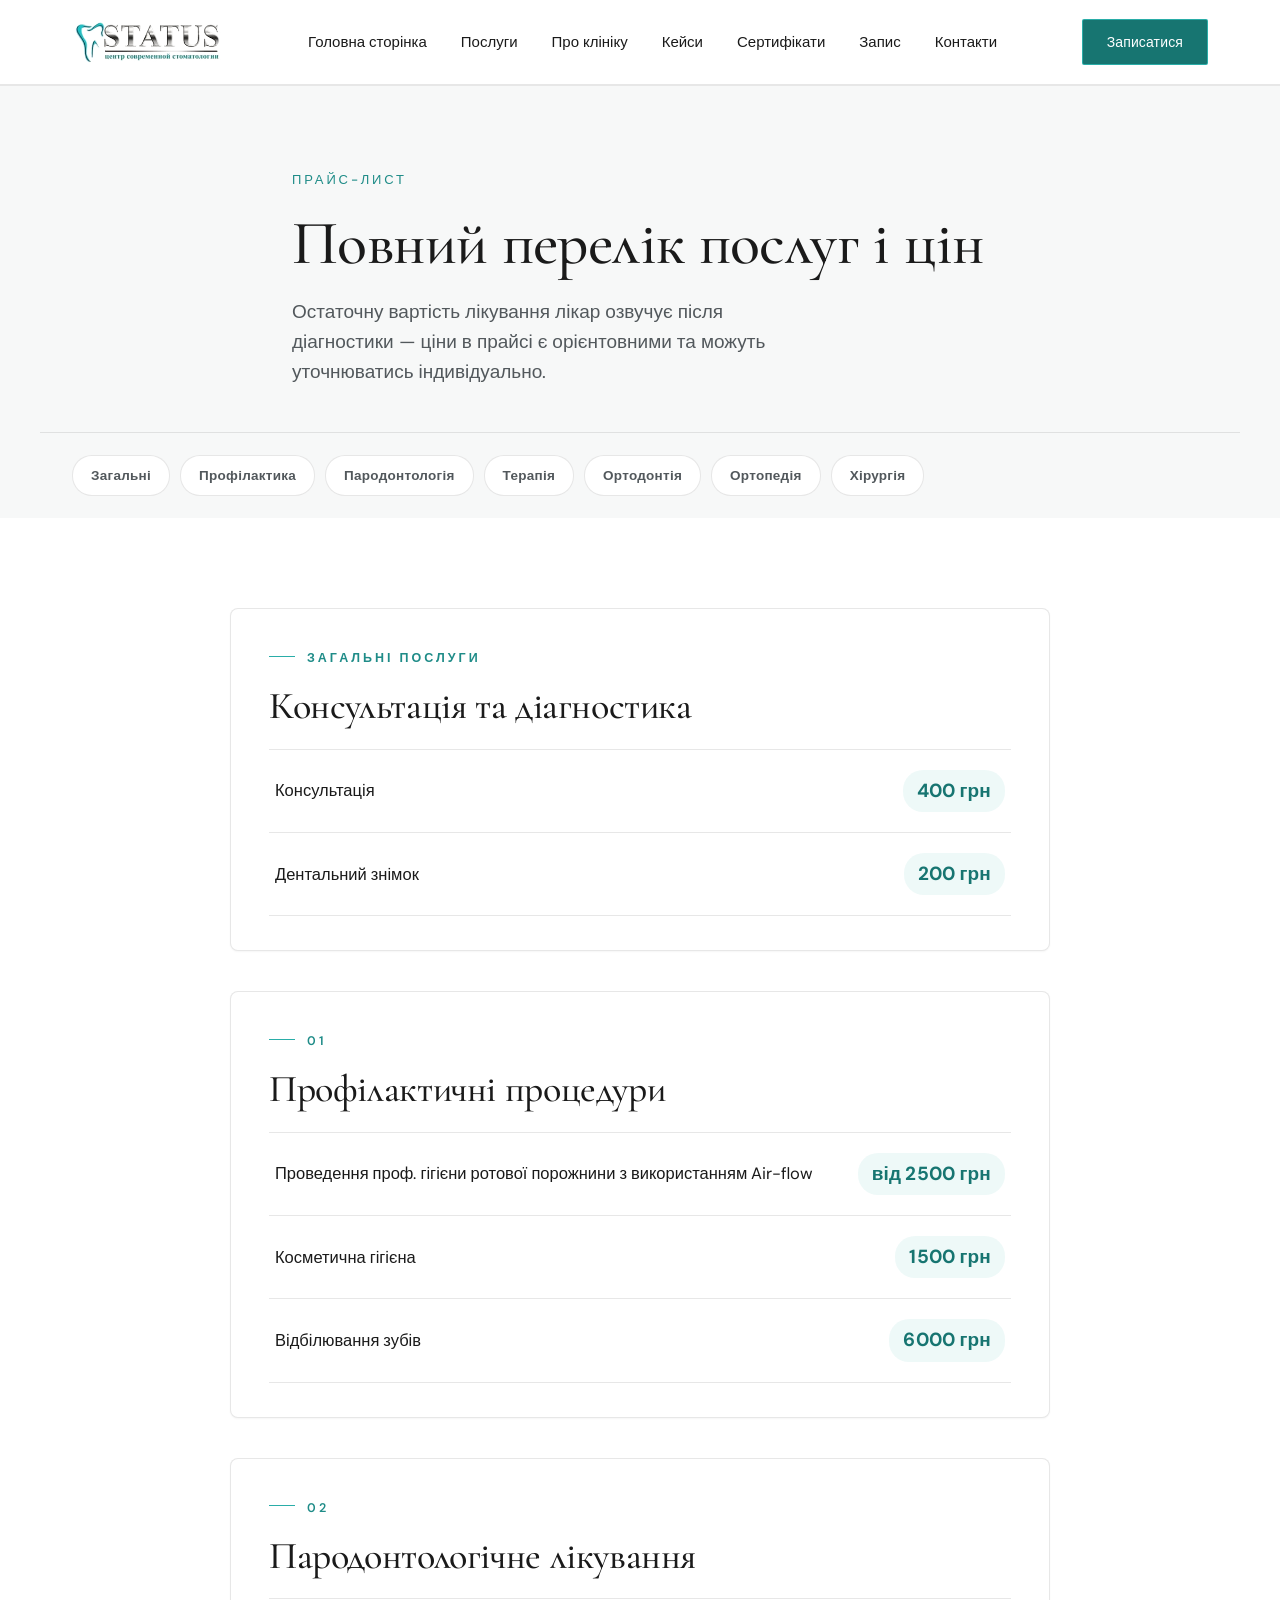
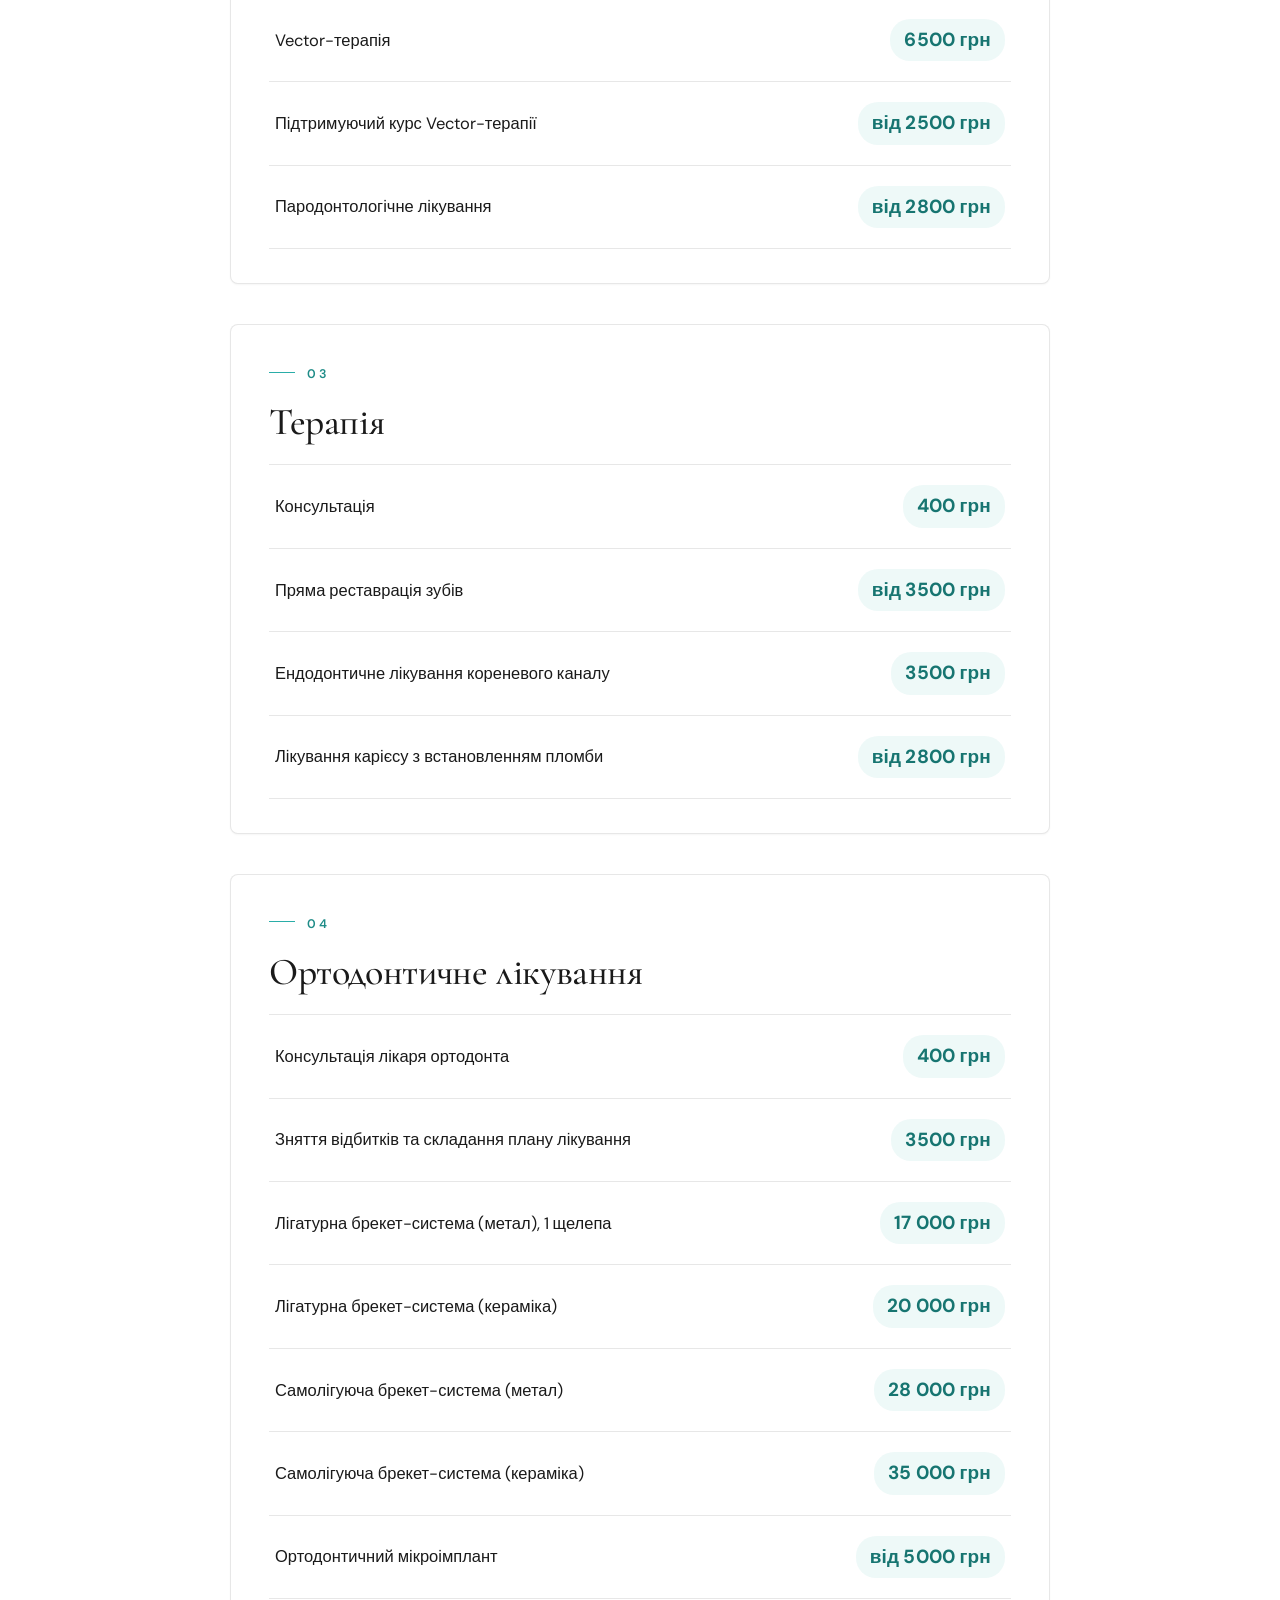
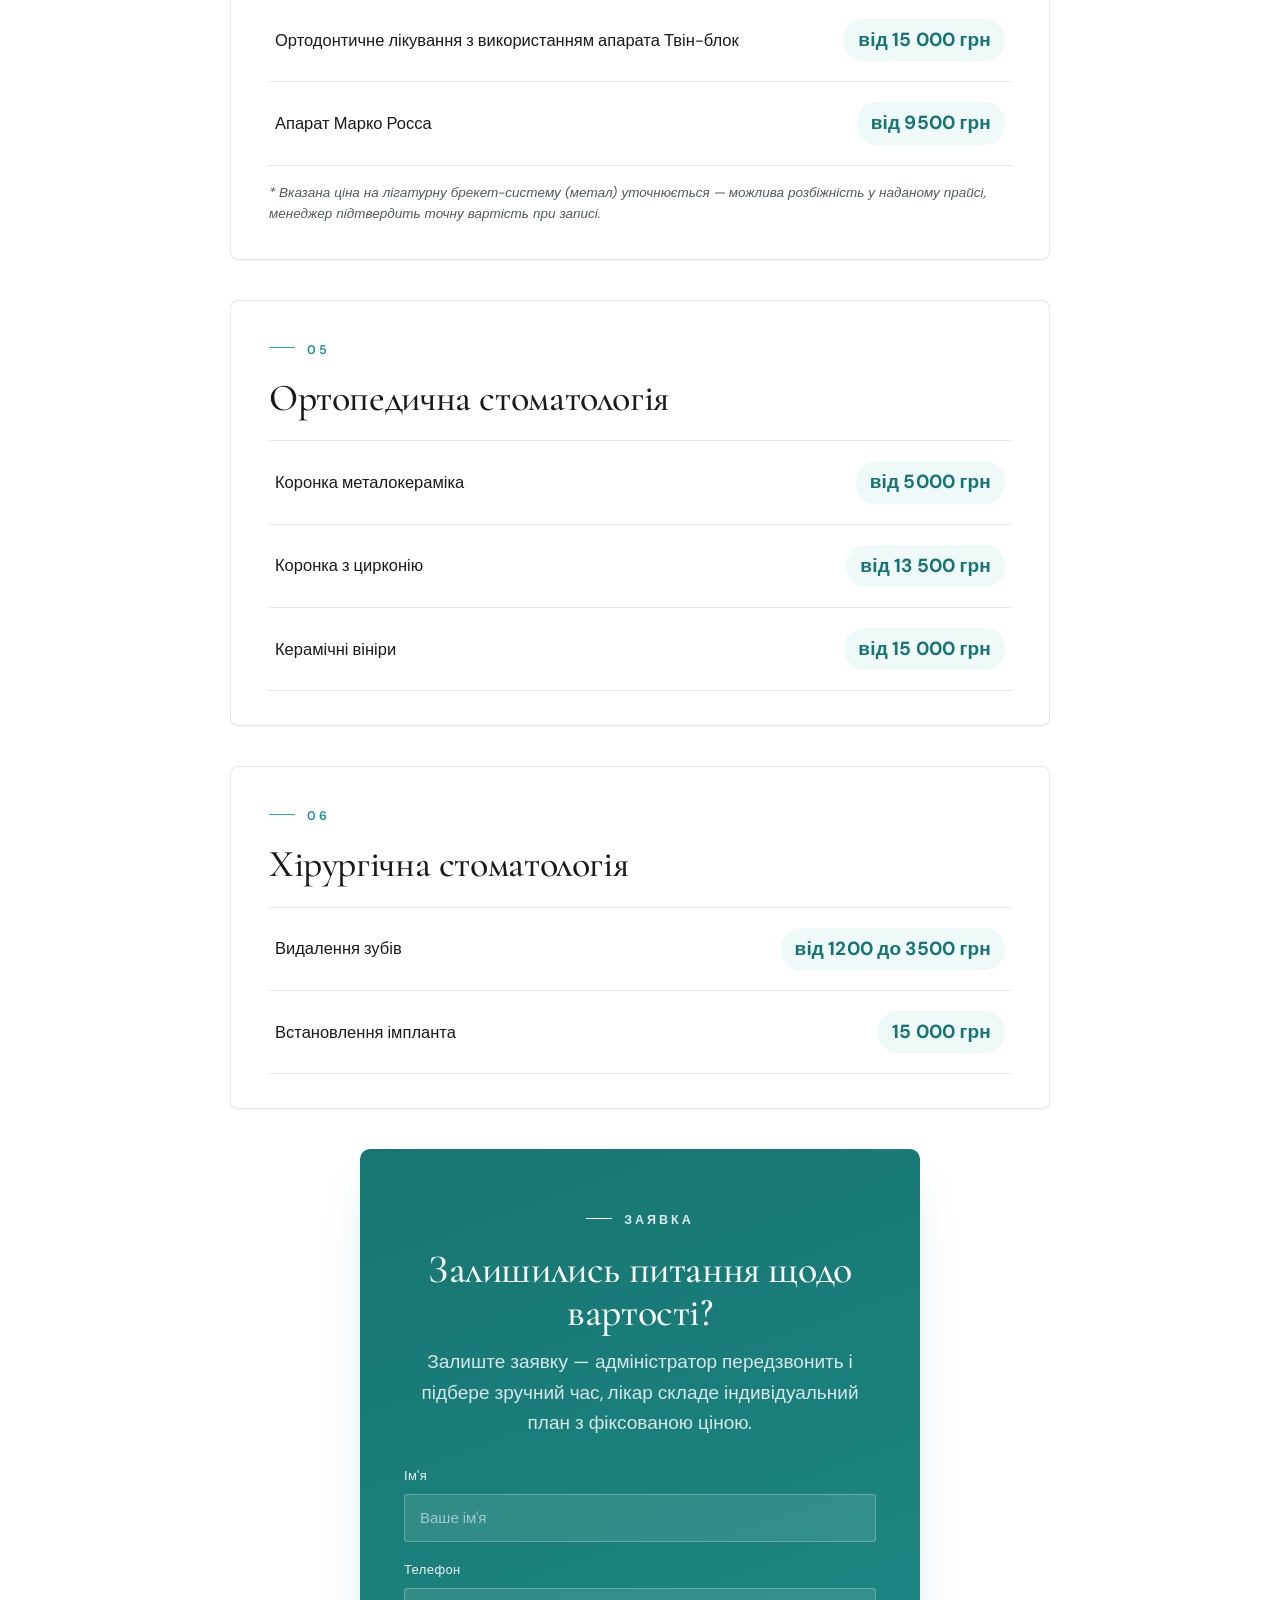
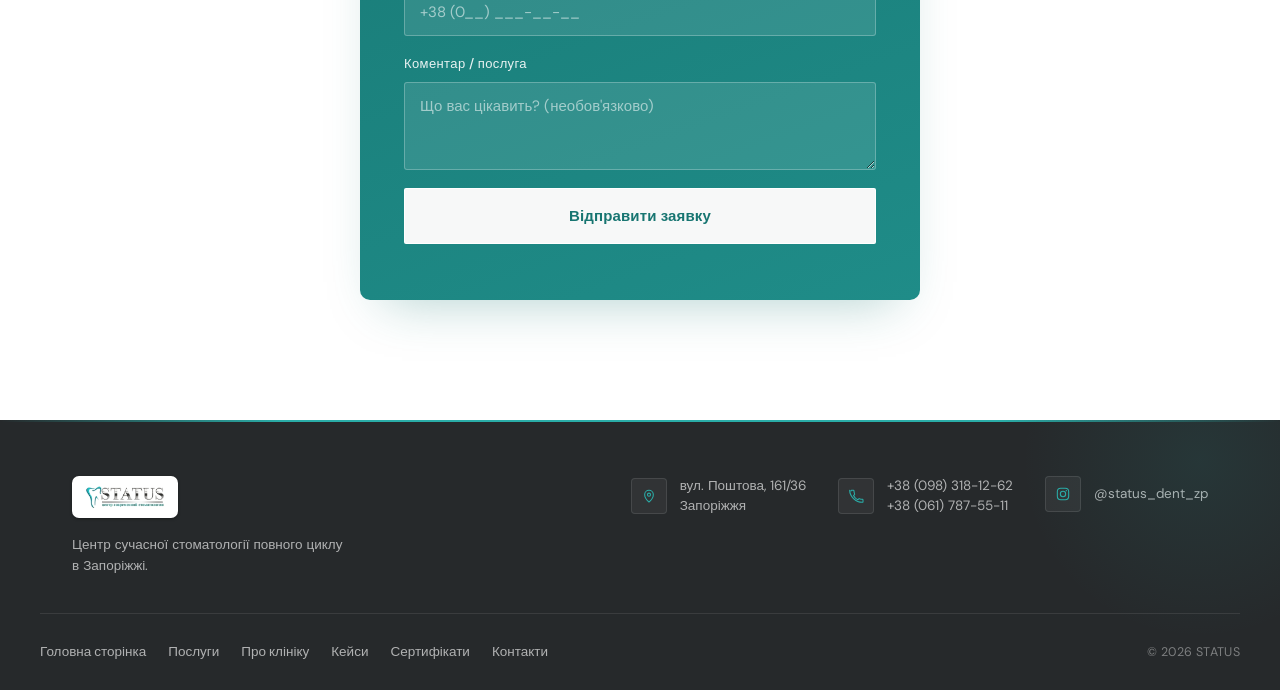
<file: price.html>
<!DOCTYPE html>
<html lang="uk">
<head>
<meta charset="UTF-8">
<meta name="viewport" content="width=device-width, initial-scale=1.0">
<title>Прайс — STATUS · Центр сучасної стоматології · Запоріжжя</title>
<meta name="description" content="Повний прайс-лист центру сучасної стоматології STATUS у Запоріжжі: профілактика, терапія, ортодонтія, ортопедія, хірургія.">
<link rel="preconnect" href="https://fonts.googleapis.com">
<link rel="preconnect" href="https://fonts.gstatic.com" crossorigin>
<link href="https://fonts.googleapis.com/css2?family=Cormorant+Garamond:ital,wght@0,300;0,400;0,500;0,600;1,400&family=DM+Sans:opsz,wght@9..40,300;9..40,400;9..40,500;9..40,700&display=swap" rel="stylesheet">
<link rel="icon" type="image/png" sizes="32x32" href="favicon-32.png">
<link rel="icon" type="image/png" sizes="16x16" href="favicon-16.png">
<link rel="apple-touch-icon" href="apple-touch-icon.png">
<link rel="stylesheet" href="status.css?v=8">
</head>
<body>

<!-- ================= NAV ================= -->
<header class="nav" id="nav">
  <div class="wrap nav-inner">
    <a href="index.html#top" class="brand" aria-label="STATUS — центр сучасної стоматології">
      <img src="status-logo.png" alt="STATUS — центр сучасної стоматології" class="brand-logo">
    </a>
    <nav class="nav-links" aria-label="Головна навігація">
      <a href="index.html">Головна сторінка</a>
      <a href="index.html#services">Послуги</a>
      <a href="index.html#about">Про клініку</a>
      <a href="index.html#cases">Кейси</a>
      <a href="index.html#certificates">Сертифікати</a>
      <a href="price.html" aria-current="page">Запис</a>
      <a href="index.html#contact-info">Контакти</a>
    </nav>
    <a href="index.html#contact" class="btn btn-fill nav-cta">Записатися</a>
    <button class="nav-burger" id="nav-burger" aria-label="Меню" aria-expanded="false">
      <span></span><span></span><span></span>
    </button>
  </div>
  <div class="nav-mobile" id="nav-mobile">
    <a href="index.html">Головна сторінка</a>
    <a href="index.html#services">Послуги</a>
    <a href="index.html#about">Про клініку</a>
    <a href="index.html#cases">Кейси</a>
    <a href="index.html#certificates">Сертифікати</a>
    <a href="price.html">Запис</a>
    <a href="index.html#contact-info">Контакти</a>
    <a href="index.html#contact" class="btn btn-fill">Записатися на прийом</a>
  </div>
</header>

<main id="top">

<!-- ================= PRICE HERO ================= -->
<section class="price-hero">
  <div class="wrap">
    <p class="eyebrow reveal-up" style="--d:0ms">Прайс-лист</p>
    <h1 class="sec-title reveal-up" style="--d:90ms">Повний перелік послуг і цін</h1>
    <p class="sec-lede reveal-up" style="--d:180ms">Остаточну вартість лікування лікар озвучує після діагностики —
      ціни в прайсі є орієнтовними та можуть уточнюватись індивідуально.</p>
  </div>
  <nav class="price-quick reveal-up" style="--d:260ms" aria-label="Швидкий перехід по категоріях">
    <a href="#zagalni">Загальні</a>
    <a href="#profilaktyka">Профілактика</a>
    <a href="#parodontologiya">Пародонтологія</a>
    <a href="#terapiya">Терапія</a>
    <a href="#ortodontiya">Ортодонтія</a>
    <a href="#ortopediya">Ортопедія</a>
    <a href="#hirurgiya">Хірургія</a>
  </nav>
</section>

<!-- ================= PRICE LISTS ================= -->
<section class="section price-content">
  <div class="wrap">

    <div class="price-block reveal-up" id="zagalni">
      <div class="price-block-head">
        <span class="sec-kicker">Загальні послуги</span>
        <h2 class="price-block-title">Консультація та діагностика</h2>
      </div>
      <ul class="price-list">
        <li class="price-row"><span class="price-name">Консультація</span><span class="price-cost">400 грн</span></li>
        <li class="price-row"><span class="price-name">Дентальний знімок</span><span class="price-cost">200 грн</span></li>
      </ul>
    </div>

    <div class="price-block reveal-up" id="profilaktyka">
      <div class="price-block-head">
        <span class="sec-kicker">01</span>
        <h2 class="price-block-title">Профілактичні процедури</h2>
      </div>
      <ul class="price-list">
        <li class="price-row"><span class="price-name">Проведення проф. гігієни ротової порожнини з використанням Air-flow</span><span class="price-cost">від 2500 грн</span></li>
        <li class="price-row"><span class="price-name">Косметична гігієна</span><span class="price-cost">1500 грн</span></li>
        <li class="price-row"><span class="price-name">Відбілювання зубів</span><span class="price-cost">6000 грн</span></li>
      </ul>
    </div>

    <div class="price-block reveal-up" id="parodontologiya">
      <div class="price-block-head">
        <span class="sec-kicker">02</span>
        <h2 class="price-block-title">Пародонтологічне лікування</h2>
      </div>
      <ul class="price-list">
        <li class="price-row"><span class="price-name">Vector-терапія</span><span class="price-cost">6500 грн</span></li>
        <li class="price-row"><span class="price-name">Підтримуючий курс Vector-терапії</span><span class="price-cost">від 2500 грн</span></li>
        <li class="price-row"><span class="price-name">Пародонтологічне лікування</span><span class="price-cost">від 2800 грн</span></li>
      </ul>
    </div>

    <div class="price-block reveal-up" id="terapiya">
      <div class="price-block-head">
        <span class="sec-kicker">03</span>
        <h2 class="price-block-title">Терапія</h2>
      </div>
      <ul class="price-list">
        <li class="price-row"><span class="price-name">Консультація</span><span class="price-cost">400 грн</span></li>
        <li class="price-row"><span class="price-name">Пряма реставрація зубів</span><span class="price-cost">від 3500 грн</span></li>
        <li class="price-row"><span class="price-name">Ендодонтичне лікування кореневого каналу</span><span class="price-cost">3500 грн</span></li>
        <li class="price-row"><span class="price-name">Лікування карієсу з встановленням пломби</span><span class="price-cost">від 2800 грн</span></li>
      </ul>
    </div>

    <div class="price-block reveal-up" id="ortodontiya">
      <div class="price-block-head">
        <span class="sec-kicker">04</span>
        <h2 class="price-block-title">Ортодонтичне лікування</h2>
      </div>
      <ul class="price-list">
        <li class="price-row"><span class="price-name">Консультація лікаря ортодонта</span><span class="price-cost">400 грн</span></li>
        <li class="price-row"><span class="price-name">Зняття відбитків та складання плану лікування</span><span class="price-cost">3500 грн</span></li>
        <li class="price-row"><span class="price-name">Лігатурна брекет-система (метал), 1 щелепа</span><span class="price-cost">17 000 грн</span></li>
        <li class="price-row"><span class="price-name">Лігатурна брекет-система (кераміка)</span><span class="price-cost">20 000 грн</span></li>
        <li class="price-row"><span class="price-name">Самолігуюча брекет-система (метал)</span><span class="price-cost">28 000 грн</span></li>
        <li class="price-row"><span class="price-name">Самолігуюча брекет-система (кераміка)</span><span class="price-cost">35 000 грн</span></li>
        <li class="price-row"><span class="price-name">Ортодонтичний мікроімплант</span><span class="price-cost">від 5000 грн</span></li>
        <li class="price-row"><span class="price-name">Ортодонтичне лікування з використанням апарата Твін-блок</span><span class="price-cost">від 15 000 грн</span></li>
        <li class="price-row"><span class="price-name">Апарат Марко Росса</span><span class="price-cost">від 9500 грн</span></li>
      </ul>
      <p class="price-note">* Вказана ціна на лігатурну брекет-систему (метал) уточнюється — можлива розбіжність у наданому прайсі, менеджер підтвердить точну вартість при записі.</p>
    </div>

    <div class="price-block reveal-up" id="ortopediya">
      <div class="price-block-head">
        <span class="sec-kicker">05</span>
        <h2 class="price-block-title">Ортопедична стоматологія</h2>
      </div>
      <ul class="price-list">
        <li class="price-row"><span class="price-name">Коронка металокераміка</span><span class="price-cost">від 5000 грн</span></li>
        <li class="price-row"><span class="price-name">Коронка з цирконію</span><span class="price-cost">від 13 500 грн</span></li>
        <li class="price-row"><span class="price-name">Керамічні вініри</span><span class="price-cost">від 15 000 грн</span></li>
      </ul>
    </div>

    <div class="price-block reveal-up" id="hirurgiya">
      <div class="price-block-head">
        <span class="sec-kicker">06</span>
        <h2 class="price-block-title">Хірургічна стоматологія</h2>
      </div>
      <ul class="price-list">
        <li class="price-row"><span class="price-name">Видалення зубів</span><span class="price-cost">від 1200 до 3500 грн</span></li>
        <li class="price-row"><span class="price-name">Встановлення імпланта</span><span class="price-cost">15 000 грн</span></li>
      </ul>
    </div>

    <div class="price-cta reveal-up">
      <span class="sec-kicker">Заявка</span>
      <h2 class="sec-title">Залишились питання щодо вартості?</h2>
      <p class="sec-lede">Залиште заявку — адміністратор передзвонить і підбере зручний час, лікар складе індивідуальний план з фіксованою ціною.</p>
      <form class="form price-form" id="price-form" novalidate>
        <div class="field">
          <label for="pf-name">Ім'я</label>
          <input id="pf-name" name="name" type="text" placeholder="Ваше ім'я" required>
        </div>
        <div class="field">
          <label for="pf-phone">Телефон</label>
          <input id="pf-phone" name="phone" type="tel" placeholder="+38 (0__) ___-__-__" required>
        </div>
        <div class="field">
          <label for="pf-note">Коментар / послуга</label>
          <textarea id="pf-note" name="note" rows="3" placeholder="Що вас цікавить? (необов'язково)"></textarea>
        </div>
        <button type="submit" class="btn btn-fill btn-block">Відправити заявку</button>
        <p class="form-note" id="price-form-note" hidden>Дякуємо! Ми зв'яжемося з вами найближчим часом.</p>
      </form>
    </div>

  </div>
</section>

<button class="to-top" id="to-top" aria-label="Повернутися наверх">
  <svg viewBox="0 0 24 24" aria-hidden="true"><path d="M12 19V5M6 11l6-6 6 6" fill="none" stroke="currentColor" stroke-width="2" stroke-linecap="round" stroke-linejoin="round"/></svg>
</button>

</main>

<!-- ================= FOOTER ================= -->
<footer class="footer">
  <div class="wrap footer-top">
    <div class="footer-brand-col">
      <a href="index.html#top" class="brand brand-foot" aria-label="STATUS">
        <span class="brand-logo-chip"><img src="status-logo.png" alt="STATUS — центр сучасної стоматології"></span>
      </a>
      <p class="footer-tagline">Центр сучасної стоматології повного циклу в Запоріжжі.</p>
    </div>
    <div class="footer-contact">
      <div class="footer-contact-item">
        <span class="footer-ico"><svg viewBox="0 0 24 24" aria-hidden="true" fill="none" stroke="currentColor" stroke-width="1.6" stroke-linecap="round" stroke-linejoin="round"><path d="M12 21s-6.5-5.7-6.5-11A6.5 6.5 0 0 1 12 3.5 6.5 6.5 0 0 1 18.5 10c0 5.3-6.5 11-6.5 11z"/><circle cx="12" cy="10" r="2.3"/></svg></span>
        <span>вул. Поштова, 161/36<br>Запоріжжя</span>
      </div>
      <div class="footer-contact-item">
        <span class="footer-ico"><svg viewBox="0 0 24 24" aria-hidden="true" fill="none" stroke="currentColor" stroke-width="1.6" stroke-linecap="round" stroke-linejoin="round"><path d="M4.5 4.5c0-.6.5-1 1-1H8c.5 0 1 .4 1 1 0 1.5.3 2.9.9 4.2.2.4.1.9-.2 1.2L8.3 11.3c1.2 2.7 3.7 5.2 6.4 6.4l1.4-1.4c.3-.3.8-.4 1.2-.2 1.3.6 2.7.9 4.2.9.5 0 1 .5 1 1v2.5c0 .5-.5 1-1 1C11.5 21.5 2.5 12.5 2.5 3.5c0 0 0 0 0 0"/></svg></span>
        <span><a href="tel:+380983181262">+38 (098) 318-12-62</a><br><a href="tel:+380617875511">+38 (061) 787-55-11</a></span>
      </div>
      <div class="footer-contact-item">
        <span class="footer-ico"><svg viewBox="0 0 24 24" aria-hidden="true" fill="none" stroke="currentColor" stroke-width="1.6" stroke-linecap="round" stroke-linejoin="round"><rect x="3.5" y="3.5" width="17" height="17" rx="5"/><circle cx="12" cy="12" r="4"/><circle cx="17" cy="7" r="1" fill="currentColor" stroke="none"/></svg></span>
        <span><a href="https://instagram.com/status_dent_zp" target="_blank" rel="noopener">@status_dent_zp</a></span>
      </div>
    </div>
  </div>
  <div class="wrap footer-mini">
    <nav class="footer-links" aria-label="Footer">
      <a href="index.html">Головна сторінка</a>
      <a href="index.html#services">Послуги</a>
      <a href="index.html#about">Про клініку</a>
      <a href="index.html#cases">Кейси</a>
      <a href="index.html#certificates">Сертифікати</a>
      <a href="index.html#contact-info">Контакти</a>
    </nav>
    <span class="footer-copy">© 2026 STATUS</span>
  </div>
</footer>

<script src="status.js?v=8"></script>
</body>
</html>
</file>
<file: status.css>
/* ===================== TOKENS ===================== */
:root{
  --teal:#2AADA8;
  --teal-dark:#1f8c88;
  --teal-deep:#177571;
  --silver:#C4C9CE;
  --silver-dark:#9aa1a8;
  --white:#FFFFFF;
  --grey:#F7F8F8;
  --grey-2:#eef1f1;
  --charcoal:#1A1A1A;
  --ink-soft:#52585c;
  --line:rgba(26,26,26,.10);
  --teal-tint:rgba(42,173,168,.08);
  --shadow-card:0 1px 2px rgba(26,26,26,.04);
  --shadow-lift:0 24px 50px -24px rgba(23,117,113,.35);
  --ease:cubic-bezier(.4,.0,.2,1);
  --wrap:1200px;
  --footer-bg:#26292b;
  --footer-line:rgba(255,255,255,.09);
  --footer-text:rgba(255,255,255,.64);
  --footer-text-soft:rgba(255,255,255,.4);
}

*{box-sizing:border-box;margin:0;padding:0}
html{scroll-behavior:smooth;overflow-x:hidden}
body{
  font-family:"DM Sans",sans-serif;
  color:var(--charcoal);
  background:var(--white);
  font-size:17px;
  line-height:1.6;
  font-weight:400;
  -webkit-font-smoothing:antialiased;
  text-rendering:optimizeLegibility;
  overflow-x:hidden;
}
img{max-width:100%;display:block}
a{color:inherit;text-decoration:none}
.wrap{max-width:var(--wrap);margin:0 auto;padding:0 32px}

/* ===================== TYPE ===================== */
h1,h2,h3{font-family:"Cormorant Garamond",serif;font-weight:500;line-height:1.06;letter-spacing:-.01em}
.eyebrow{font-size:13px;letter-spacing:.22em;text-transform:uppercase;color:var(--teal-dark);font-weight:500}
.sec-kicker{
  display:inline-block;font-size:12.5px;letter-spacing:.24em;text-transform:uppercase;
  color:var(--teal-dark);font-weight:600;margin-bottom:18px;
}
.sec-kicker::before{content:"";display:inline-block;width:26px;height:1px;background:var(--teal);vertical-align:middle;margin-right:12px;transform:translateY(-3px)}
.sec-title{font-size:clamp(38px,5vw,62px);color:var(--charcoal)}
.sec-lede{font-size:19px;color:var(--ink-soft);max-width:46ch;margin-top:22px;text-wrap:pretty}
.sec-head{max-width:680px}
.sec-head.center{margin:0 auto;text-align:center}
.sec-head.center .sec-lede{margin-left:auto;margin-right:auto}

/* ===================== BUTTONS ===================== */
.btn{
  position:relative;display:inline-flex;align-items:center;justify-content:center;gap:8px;
  font-family:"DM Sans",sans-serif;font-size:15px;font-weight:500;letter-spacing:.01em;
  padding:15px 30px;border-radius:2px;cursor:pointer;border:1px solid transparent;
  overflow:hidden;transition:color .3s var(--ease),border-color .3s var(--ease),box-shadow .3s var(--ease);
  z-index:0;white-space:nowrap;
}
.btn::before{content:"";position:absolute;inset:0;z-index:-1;transform:scaleX(0);transform-origin:left;transition:transform .35s var(--ease)}
.btn-fill{background:var(--teal);color:#fff}
.btn-fill::before{background:var(--teal-deep);transform:scaleX(1)}
.btn-fill:hover{box-shadow:var(--shadow-lift)}
.btn-fill:hover::before{transform:scaleX(1)}
.btn-ghost{background:transparent;color:var(--charcoal);border-color:var(--line)}
.btn-ghost::before{background:var(--teal)}
.btn-ghost:hover{color:#fff;border-color:var(--teal)}
.btn-ghost:hover::before{transform:scaleX(1)}
.btn-block{width:100%;padding:17px}

/* ===================== NAV ===================== */
.nav{
  position:fixed;top:0;left:0;right:0;z-index:100;
  background:#fff;border-bottom:1px solid var(--line);
  transition:box-shadow .35s var(--ease);
}
.nav.scrolled{box-shadow:0 1px 20px rgba(26,26,26,.06)}
.nav-inner{display:flex;align-items:center;justify-content:space-between;height:84px}
.brand{display:flex;align-items:center;gap:13px}
.brand-logo{height:48px;width:auto;display:block}
.brand-logo-chip{display:inline-flex;background:#fff;border-radius:7px;padding:13px 18px}
.brand-logo-chip img{height:40px;width:auto;display:block}
.brand-tooth{width:38px;height:38px;flex:none}
.brand-tooth path{fill:none;stroke:var(--teal);stroke-width:5;stroke-linejoin:round;stroke-linecap:round}
.brand-tooth .brand-tooth-cut{stroke-width:3.5;opacity:.55}
.brand-text{display:flex;flex-direction:column;line-height:1}
.brand-word{
  font-family:"DM Sans",sans-serif;font-weight:700;font-size:23px;letter-spacing:.16em;
  background:linear-gradient(100deg,#aeb4ba 0%,#e9ecee 18%,#9aa1a8 36%,#f4f6f7 52%,#aeb4ba 70%,#cfd4d8 100%);
  background-size:250% 100%;-webkit-background-clip:text;background-clip:text;color:transparent;
  animation:shimmer 6s linear infinite;
}
.brand-sub{font-family:"Cormorant Garamond",serif;font-style:italic;font-size:11px;letter-spacing:.04em;color:var(--silver-dark);margin-top:3px;font-weight:400}
@keyframes shimmer{to{background-position:250% 0}}
.nav-links{display:flex;gap:34px}
.nav-links a{position:relative;font-size:15px;font-weight:500;color:var(--charcoal);padding:4px 0}
.nav-links a::after{content:"";position:absolute;left:0;bottom:-2px;height:1.5px;width:100%;background:var(--teal);transform:scaleX(0);transform-origin:left;transition:transform .3s var(--ease)}
.nav-links a:hover{color:var(--teal-dark)}
.nav-links a:hover::after{transform:scaleX(1)}
.nav-links a.active{color:var(--teal-dark)}
.nav-links a.active::after{transform:scaleX(1)}
.nav-cta{padding:11px 24px;font-size:14px}
.nav-burger{display:none;flex-direction:column;justify-content:center;gap:5px;width:44px;height:44px;background:none;border:none;cursor:pointer;padding:10px}
.nav-burger span{display:block;height:2px;width:100%;background:var(--charcoal);transition:transform .3s var(--ease),opacity .3s var(--ease)}
.nav-burger.open span:nth-child(1){transform:translateY(7px) rotate(45deg)}
.nav-burger.open span:nth-child(2){opacity:0}
.nav-burger.open span:nth-child(3){transform:translateY(-7px) rotate(-45deg)}
.nav-mobile{display:flex;flex-direction:column;gap:4px;background:#fff;border-bottom:1px solid var(--line);padding:0 22px;max-height:0;overflow:hidden;transition:max-height .35s var(--ease),padding .35s var(--ease)}
.nav-mobile.open{max-height:70vh;overflow-y:auto;padding:8px 22px 22px}
.nav-mobile a{padding:14px 4px;font-size:16px;font-weight:500;border-bottom:1px solid var(--line)}
.nav-mobile a:hover{color:var(--teal-dark)}
.nav-mobile .btn{margin-top:16px;border-bottom:none}

/* ===================== HERO ===================== */
.hero{position:relative;min-height:94vh;display:flex;align-items:flex-end;padding:180px 0 100px;overflow:hidden;background:#0b0e0d;color:#fff}
.hero-bg{position:absolute;inset:0;z-index:0}
.hero-video{width:100%;height:100%;object-fit:cover;object-position:50% 35%}
.hero-overlay{position:absolute;inset:0;background:linear-gradient(180deg,rgba(8,12,11,.62) 0%,rgba(8,12,11,.34) 42%,rgba(6,9,8,.82) 100%)}
.grain{position:absolute;inset:0;pointer-events:none;opacity:.05;z-index:1;
  background-image:url("data:image/svg+xml,%3Csvg xmlns='http://www.w3.org/2000/svg' width='160' height='160'%3E%3Cfilter id='n'%3E%3CfeTurbulence type='fractalNoise' baseFrequency='0.85' numOctaves='3'/%3E%3C/filter%3E%3Crect width='100%25' height='100%25' filter='url(%23n)'/%3E%3C/svg%3E");
}
.hero .wrap{position:relative;z-index:2}
.hero-copy{max-width:640px}
.hero .eyebrow{color:#8fe3de}
.hero-title{font-size:clamp(52px,7.4vw,98px);margin:24px 0 0;letter-spacing:-.02em;color:#fff}
.hero-title span{display:block}
.hero-title .accent{color:var(--teal);font-style:italic;font-weight:400}
.hero-lede{font-size:20px;color:rgba(255,255,255,.82);margin-top:28px;max-width:48ch;text-wrap:pretty}
.hero-actions{display:flex;gap:16px;margin-top:38px;flex-wrap:wrap}
.hero .btn-ghost{background:rgba(255,255,255,.06);color:#fff;border-color:rgba(255,255,255,.35);backdrop-filter:blur(4px)}
.hero .btn-ghost:hover{color:#fff;border-color:var(--teal)}
.hero-stats{display:flex;align-items:center;gap:28px;margin-top:54px}
.stat{display:flex;flex-direction:column;gap:4px}
.stat-num{font-family:"Cormorant Garamond",serif;font-size:42px;font-weight:500;color:var(--charcoal);line-height:1}
.stat-num i{color:var(--teal);font-style:normal}
.stat-lbl{font-size:13px;color:var(--ink-soft);letter-spacing:.01em}
.stat-div{width:1px;height:44px;background:var(--line)}
.hero .stat-num{color:#fff}
.hero .stat-lbl{color:rgba(255,255,255,.68)}
.hero .stat-div{background:rgba(255,255,255,.22)}

/* ===================== TRUST ===================== */
.trust{background:var(--grey);border-top:1px solid var(--line);border-bottom:1px solid var(--line)}
.trust-grid{display:grid;grid-template-columns:repeat(4,minmax(0,1fr));gap:0}
.trust-item{display:flex;align-items:center;gap:14px;padding:22px 20px 22px 0;border-right:1px solid var(--line)}
.trust-item:last-child{border-right:none;padding-right:0}
.trust-item:not(:first-child){padding-left:20px}
.trust-item svg{flex:none;width:24px;height:24px;fill:none;stroke:var(--teal);stroke-width:1.6;stroke-linecap:round;stroke-linejoin:round}
.trust-item h3{font-size:15px;margin-bottom:1px;color:var(--charcoal);font-family:"DM Sans",sans-serif;font-weight:600}
.trust-item p{display:none}

/* ===================== SECTION ===================== */
.section{padding:120px 0}
#certificates{padding-bottom:60px}
#team{padding-top:60px}
@media(max-width:760px){
  #certificates{padding-bottom:40px}
  #team{padding-top:40px}
}
.hr-teal{height:1px;background:var(--line);margin:40px 0 56px;position:relative}
.hr-teal::before{content:"";position:absolute;left:0;top:0;height:1px;width:90px;background:var(--teal)}

/* ===================== SERVICES ===================== */
.svc-grid{display:grid;grid-template-columns:repeat(3,minmax(0,1fr));gap:20px}
.svc-card{
  position:relative;display:flex;gap:22px;background:#fff;border:1px solid var(--line);border-radius:4px;
  padding:34px 32px;min-width:0;transition:border-color .3s var(--ease),box-shadow .3s var(--ease),transform .3s var(--ease);
}
.svc-body{min-width:0}
.svc-card::after{content:attr(data-num);position:absolute;top:24px;right:26px;font-family:"Cormorant Garamond",serif;font-size:18px;color:var(--silver);letter-spacing:.05em}
.svc-wide{grid-column:span 2;background:var(--teal-tint);border-color:rgba(42,173,168,.22)}
.svc-ico{flex:none;width:72px;height:72px;border-radius:3px;display:grid;place-items:center;background:#fff;border:1px solid var(--line);transition:background .3s var(--ease),border-color .3s var(--ease)}
.svc-ico svg{width:38px;height:38px;color:var(--teal-dark);transition:color .3s var(--ease)}
.svc-wide .svc-ico{background:#fff}
.svc-body h3{font-size:27px;margin-bottom:8px}
.svc-wide .svc-body h3{font-size:34px}
.svc-body p{font-size:15px;color:var(--ink-soft);max-width:40ch}
.svc-link{display:inline-flex;align-items:center;margin-top:16px;padding-top:14px;border-top:1px solid var(--line);
  font-size:13.5px;font-weight:600;letter-spacing:.04em;color:var(--teal-dark);transition:color .3s var(--ease),transform .3s var(--ease)}
.svc-card:hover{border-color:var(--teal);box-shadow:var(--shadow-lift);transform:translateY(-4px)}
.svc-card:hover .svc-ico{background:var(--teal);border-color:var(--teal)}
.svc-card:hover .svc-ico svg{color:#fff}
.svc-card:hover .svc-link{color:var(--teal-deep);transform:translateX(3px)}

/* ===================== ABOUT ===================== */
.about{background:var(--grey)}
.about-grid{display:grid;grid-template-columns:.92fr 1.08fr;gap:72px;align-items:center}
.about-media{position:relative}
.about-accent{position:absolute;left:-22px;bottom:-22px;width:55%;height:55%;background:var(--teal);z-index:-1;border-radius:3px}
.about-gallery{position:relative;width:100%;aspect-ratio:5/6;background:var(--grey-2);border-radius:4px;overflow:hidden}
.about-slide{position:absolute;inset:0;opacity:0;transition:opacity .7s var(--ease)}
.about-slide.is-active{opacity:1}
.about-slide img{width:100%;height:100%;object-fit:cover}
.gallery-nav{position:absolute;top:50%;transform:translateY(-50%);width:42px;height:42px;border-radius:50%;border:none;
  background:rgba(255,255,255,.85);backdrop-filter:blur(6px);color:var(--charcoal);display:grid;place-items:center;
  cursor:pointer;box-shadow:0 6px 18px rgba(26,26,26,.14);transition:background .25s var(--ease),color .25s var(--ease);z-index:3}
.gallery-nav:hover{background:var(--teal);color:#fff}
.gallery-nav svg{width:18px;height:18px}
.gallery-nav.prev{left:14px}
.gallery-nav.next{right:14px}
.gallery-dots{position:absolute;left:0;right:0;bottom:16px;display:flex;justify-content:center;gap:8px;z-index:3}
.gallery-dots button{width:7px;height:7px;border-radius:50%;border:none;background:rgba(255,255,255,.55);cursor:pointer;padding:0;transition:background .25s var(--ease),transform .25s var(--ease)}
.gallery-dots button.is-active{background:#fff;transform:scale(1.3)}
.about-list{list-style:none;margin:30px 0 36px;display:flex;flex-direction:column;gap:15px}
.about-list li{display:flex;align-items:flex-start;gap:14px;font-size:16.5px;color:var(--charcoal)}
.tick{flex:none;width:22px;height:22px;border-radius:50%;background:var(--teal-tint);position:relative;margin-top:2px}
.tick::after{content:"";position:absolute;left:7px;top:5px;width:5px;height:9px;border:solid var(--teal);border-width:0 2px 2px 0;transform:rotate(45deg)}

/* ===================== TEAM ===================== */
.team-grid{display:grid;grid-template-columns:repeat(3,minmax(0,1fr));gap:28px;margin-top:64px}
.doc{
  text-align:left;background:#fff;border:1px solid var(--line);border-radius:8px;overflow:hidden;
  box-shadow:var(--shadow-card);transition:transform .35s var(--ease),box-shadow .35s var(--ease);
}
.doc:hover{transform:translateY(-6px);box-shadow:var(--shadow-lift)}
.doc-ring{position:relative;width:100%;aspect-ratio:3/4;background:var(--grey-2);overflow:hidden}
.doc-avatar{width:100%;height:100%;object-fit:cover;object-position:top center;display:block;cursor:zoom-in}
.doc figcaption{padding:18px 20px 22px}
.doc h3{font-size:21px;margin-bottom:3px}
.doc-role{font-size:13px;color:var(--teal-dark);letter-spacing:.04em;text-transform:uppercase;font-weight:500}

/* ===================== REVIEWS ===================== */
.reviews{position:relative;background:var(--white);overflow:hidden}
.quote-mark{position:absolute;top:-40px;left:50%;transform:translateX(-50%);font-family:"Cormorant Garamond",serif;font-size:520px;line-height:1;color:var(--teal);opacity:.07;pointer-events:none;z-index:0}
.reviews .wrap{position:relative;z-index:1}
.rev-grid{display:grid;grid-template-columns:repeat(3,minmax(0,1fr));gap:24px;margin-top:60px}
.rev-card{background:#fff;border:1px solid var(--line);border-radius:4px;padding:36px 32px;display:flex;flex-direction:column;gap:18px;transition:border-color .3s var(--ease),box-shadow .3s var(--ease)}
.rev-card:hover{border-color:var(--teal);box-shadow:var(--shadow-lift)}
.stars{color:var(--teal);letter-spacing:3px;font-size:15px}
.rev-card p{font-family:"Cormorant Garamond",serif;font-size:22px;line-height:1.4;color:var(--charcoal);font-weight:400}
.rev-card footer{display:flex;flex-direction:column;gap:2px;margin-top:auto}
.rev-name{font-weight:600;font-size:15px}
.rev-meta{font-size:13px;color:var(--teal-dark);letter-spacing:.04em;text-transform:uppercase}

/* ===================== CONTACT ===================== */
.contact{
  color:#fff;position:relative;clip-path:polygon(0 4vw,100% 0,100% 100%,0 100%);margin-top:-2vw;padding-top:calc(120px + 4vw);
  background-color:var(--charcoal);
  background-image:
    radial-gradient(circle, rgba(42,173,168,.16) 1.5px, transparent 1.5px),
    radial-gradient(circle at 12% 12%, rgba(42,173,168,.20), transparent 45%),
    radial-gradient(circle at 88% 96%, rgba(42,173,168,.14), transparent 50%);
  background-size:28px 28px, auto, auto;
}
.contact-info-section{
  border-top:1px solid var(--line);
  background-color:var(--grey);
  background-image:
    radial-gradient(circle, rgba(23,117,113,.10) 1.5px, transparent 1.5px),
    radial-gradient(circle at 90% 8%, rgba(42,173,168,.12), transparent 45%),
    radial-gradient(circle at 8% 92%, rgba(42,173,168,.10), transparent 50%);
  background-size:28px 28px, auto, auto;
}
.info-stack{display:flex;flex-direction:column;gap:40px;max-width:720px;margin:0 auto}
.contact-map{border-radius:8px;overflow:hidden;min-height:280px;background:#fff;padding:5px}
.contact-map iframe{width:100%;height:100%;min-height:270px;border:0;border-radius:4px;display:block}
.sec-kicker.light{color:var(--teal)}
.sec-title.light{color:#fff}
.sec-lede.light{color:rgba(255,255,255,.66)}
.contact-form-wrap{position:relative;max-width:640px;margin:44px auto 0;background:linear-gradient(160deg,var(--teal-deep),var(--teal-dark));padding:48px 44px;border-radius:6px;box-shadow:var(--shadow-lift)}
.form{display:flex;flex-direction:column;gap:18px;margin-top:8px}
.field{display:flex;flex-direction:column;gap:7px}
.field label{font-size:13px;font-weight:500;letter-spacing:.03em;color:rgba(255,255,255,.9)}
.field input,.field select,.field textarea{
  font-family:"DM Sans",sans-serif;font-size:15px;color:#fff;background:rgba(255,255,255,.1);
  border:1px solid rgba(255,255,255,.25);border-radius:3px;padding:13px 15px;transition:border-color .25s var(--ease),background .25s var(--ease);
}
.field input::placeholder,.field textarea::placeholder{color:rgba(255,255,255,.55)}
.field select{appearance:none;background-image:url("data:image/svg+xml,%3Csvg xmlns='http://www.w3.org/2000/svg' width='14' height='14' fill='white'%3E%3Cpath d='M7 10L2 4h10z'/%3E%3C/svg%3E");background-repeat:no-repeat;background-position:right 15px center}
.field select option{color:#1a1a1a}
.field input:focus,.field select:focus,.field textarea:focus{outline:none;border-color:#fff;background:rgba(255,255,255,.18)}
.contact-form-wrap .btn-fill{background:#fff;color:var(--teal-deep);font-weight:600}
.contact-form-wrap .btn-fill::before{background:var(--grey)}
.contact-form-wrap .btn-fill:hover{color:var(--teal-deep)}
.form-note{font-size:14px;color:#fff;background:rgba(255,255,255,.16);padding:12px 14px;border-radius:3px;text-align:center}

#contact-info{scroll-margin-top:84px}
.contact-info{display:grid;grid-template-columns:minmax(0,1fr) minmax(0,1fr);gap:30px 40px;padding-top:8px}
.info-block h3{font-size:14px;letter-spacing:.16em;text-transform:uppercase;color:var(--teal-dark);font-family:"DM Sans",sans-serif;font-weight:600;margin-bottom:8px}
.info-block p{font-size:17px;color:var(--ink-soft);line-height:1.6}
.info-block a:hover{color:var(--teal-dark)}

/* ===================== CASES ===================== */
.cases{
  background-color:var(--grey);
  background-image:
    radial-gradient(circle, rgba(23,117,113,.10) 1.5px, transparent 1.5px),
    radial-gradient(circle at 12% 20%, rgba(42,173,168,.12), transparent 45%),
    radial-gradient(circle at 88% 84%, rgba(42,173,168,.10), transparent 50%);
  background-size:28px 28px, auto, auto;
  overflow:hidden;
}
.case-ribbon{margin-top:24px;overflow:hidden;width:100vw;margin-left:calc(50% - 50vw);margin-right:calc(50% - 50vw)}
.case-ribbon:first-of-type{margin-top:56px}
.case-track{display:flex;width:max-content;animation:case-scroll 60s linear infinite}
.case-ribbon.reverse .case-track{animation-direction:reverse}
@keyframes case-scroll{from{transform:translateX(0)}to{transform:translateX(-50%)}}
.case-card{position:relative;display:flex;flex:none;height:270px;margin-right:16px;background:#0d0d0d;border-radius:8px;overflow:hidden;cursor:zoom-in}
.case-shot{position:relative;flex:none;width:400px;height:100%;background-size:contain;background-repeat:no-repeat;background-position:center;background-color:#111}
.case-shot+.case-shot{border-left:1px solid rgba(255,255,255,.14)}
.case-shot::after{content:"";position:absolute;left:0;right:0;bottom:0;height:46%;background:linear-gradient(0deg,rgba(0,0,0,.62),transparent);pointer-events:none}
.case-card::before{content:"";position:absolute;top:0;left:0;right:0;height:64px;background:linear-gradient(180deg,rgba(0,0,0,.5),transparent);pointer-events:none;z-index:1}
.case-tag{position:absolute;left:14px;bottom:14px;font-size:10.5px;letter-spacing:.16em;text-transform:uppercase;color:#fff;background:rgba(0,0,0,.4);backdrop-filter:blur(4px);padding:6px 12px;border-radius:20px;z-index:2}
.case-chip{position:absolute;top:14px;left:14px;font-size:11.5px;letter-spacing:.08em;text-transform:uppercase;background:rgba(0,0,0,.4);
  backdrop-filter:blur(6px);color:#fff;padding:8px 16px;border-radius:20px;display:flex;align-items:center;gap:8px;z-index:2}
.case-chip::before{content:"";width:6px;height:6px;border-radius:50%;background:var(--teal);flex:none}
@media(max-width:760px){
  .case-card{height:190px}
  .case-shot{width:280px}
  .case-tag{font-size:9.5px;padding:5px 10px;left:10px;bottom:10px}
  .case-chip{font-size:10.5px;padding:6px 13px;top:10px;left:10px}
}

/* ===================== CASE MODAL ===================== */
.case-modal{position:fixed;inset:0;z-index:200;background:rgba(10,12,11,.92);display:flex;align-items:center;justify-content:center;
  padding:40px;opacity:0;visibility:hidden;transition:opacity .25s var(--ease),visibility .25s var(--ease)}
.case-modal.open{opacity:1;visibility:visible}
.case-modal-gallery{display:grid;grid-auto-flow:column;grid-auto-columns:minmax(0,1fr);align-items:center;justify-items:center;gap:16px;width:100%;max-width:1400px;max-height:100%;min-width:0}
.case-modal-shot{display:flex;flex-direction:column;align-items:center;gap:10px;min-width:0;width:100%}
.case-modal-shot img{width:100%;max-width:100%;height:auto;max-height:70vh;object-fit:contain;border-radius:4px;box-shadow:0 30px 80px rgba(0,0,0,.5)}
.case-modal-shot span{font-size:12px;letter-spacing:.14em;text-transform:uppercase;color:#fff;background:rgba(255,255,255,.1);padding:6px 14px;border-radius:20px;flex:none}
.case-modal-close{position:absolute;top:22px;right:22px;width:46px;height:46px;border-radius:50%;border:1px solid rgba(255,255,255,.25);
  background:rgba(255,255,255,.08);color:#fff;display:grid;place-items:center;cursor:pointer;transition:background .25s var(--ease);z-index:2}
.case-modal-close:hover{background:rgba(255,255,255,.2)}
.case-modal-close svg{width:20px;height:20px}
@media(max-width:760px){
  .case-modal{padding:16px}
  .case-modal-close{top:12px;right:12px;width:40px;height:40px}
  .case-modal-gallery{grid-auto-flow:row;grid-auto-columns:unset;overflow-y:auto;max-height:90vh}
  .case-modal-shot img{max-height:40vh}
}

/* ===================== CERTIFICATES ===================== */
.cert-wrap{position:relative;margin-top:56px;display:flex;flex-direction:column;gap:20px}
.cert-track{display:flex;align-items:center;gap:20px;overflow-x:auto;scroll-snap-type:x proximity;padding:6px 4px 20px;scrollbar-width:none}
.cert-track::-webkit-scrollbar{display:none}
.cert-card{flex:none;height:260px;max-width:360px;border-radius:4px;overflow:hidden;background:var(--grey-2);
  display:flex;align-items:center;justify-content:center;cursor:pointer;
  scroll-snap-align:start;box-shadow:var(--shadow-card);border:1px solid var(--line);transition:transform .3s var(--ease),box-shadow .3s var(--ease)}
.cert-card:hover{transform:translateY(-4px);box-shadow:var(--shadow-lift)}
.cert-card img{width:auto;height:100%;max-width:360px;object-fit:contain}
.cert-hint{display:flex;align-items:center;gap:6px;justify-content:center;margin-top:22px;font-size:13px;color:var(--ink-soft);letter-spacing:.02em}
.cert-hint svg{width:15px;height:15px;stroke:var(--teal)}

.cert-modal{position:fixed;inset:0;z-index:200;background:rgba(10,12,11,.92);display:flex;align-items:center;justify-content:center;
  padding:40px;opacity:0;visibility:hidden;transition:opacity .25s var(--ease),visibility .25s var(--ease)}
.cert-modal.open{opacity:1;visibility:visible}
.cert-modal img{max-width:100%;max-height:100%;border-radius:4px;box-shadow:0 30px 80px rgba(0,0,0,.5)}
.cert-modal-close{position:absolute;top:22px;right:22px;width:46px;height:46px;border-radius:50%;border:1px solid rgba(255,255,255,.25);
  background:rgba(255,255,255,.08);color:#fff;display:grid;place-items:center;cursor:pointer;transition:background .25s var(--ease)}
.cert-modal-close:hover{background:rgba(255,255,255,.2)}
.cert-modal-close svg{width:20px;height:20px}
@media(max-width:640px){
  .cert-modal{padding:16px}
  .cert-modal-close{top:12px;right:12px;width:40px;height:40px}
}

/* ===================== PRICE PAGE ===================== */
.price-hero{position:relative;padding:170px 0 0;background:var(--grey);overflow:hidden}
.price-hero .wrap{max-width:760px}
.price-hero .sec-title{margin-top:20px}
.price-hero .sec-lede{margin-top:20px}
.price-quick{display:flex;flex-wrap:wrap;gap:10px;max-width:var(--wrap);margin:44px auto 0;padding:22px 32px;
  border-top:1px solid var(--line);overflow-x:auto}
.price-quick a{flex:none;font-size:13.5px;font-weight:600;letter-spacing:.02em;color:var(--ink-soft);
  background:#fff;border:1px solid var(--line);border-radius:20px;padding:9px 18px;transition:background .25s var(--ease),color .25s var(--ease),border-color .25s var(--ease)}
.price-quick a:hover{background:var(--teal);color:#fff;border-color:var(--teal)}
.price-content{padding-top:90px}
.price-block{max-width:820px;margin:0 auto 40px;padding:34px 38px;background:#fff;border:1px solid var(--line);border-radius:8px;box-shadow:var(--shadow-card);scroll-margin-top:100px}
.price-block-head{margin-bottom:22px}
.price-block-title{font-family:"Cormorant Garamond",serif;font-size:clamp(28px,3.4vw,38px);font-weight:500;color:var(--charcoal)}
.price-list{list-style:none;border-top:1px solid var(--line)}
.price-row{display:flex;align-items:center;justify-content:space-between;gap:24px;padding:20px 6px;border-bottom:1px solid var(--line);transition:background .2s var(--ease)}
.price-row:hover{background:var(--teal-tint)}
.price-name{font-size:16.5px;color:var(--charcoal);line-height:1.4}
.price-cost{flex:none;font-family:"DM Sans",sans-serif;font-size:19px;font-weight:700;color:var(--teal-deep);white-space:nowrap;
  background:var(--teal-tint);padding:6px 14px;border-radius:20px;letter-spacing:.01em}
.price-note{margin-top:16px;font-size:13.5px;color:var(--ink-soft);font-style:italic}
.price-cta{max-width:560px;margin:20px auto 0;text-align:center;padding:56px 44px;background:linear-gradient(160deg,var(--teal-deep),var(--teal-dark));border-radius:10px;box-shadow:var(--shadow-lift)}
.price-cta .sec-kicker{color:rgba(255,255,255,.85)}
.price-cta .sec-kicker::before{background:#fff}
.price-cta .sec-title{color:#fff;font-size:clamp(30px,3.4vw,40px)}
.price-cta .sec-lede{margin:14px auto 28px;color:rgba(255,255,255,.82)}
.price-form{text-align:left}
.price-form .btn-fill{background:#fff;color:var(--teal-deep);font-weight:600}
.price-form .btn-fill::before{background:var(--grey)}
.price-form .btn-fill:hover{color:var(--teal-deep)}

/* Back to top */
.to-top{position:fixed;right:22px;bottom:22px;width:48px;height:48px;border-radius:50%;background:var(--teal);color:#fff;
  border:none;display:grid;place-items:center;cursor:pointer;box-shadow:var(--shadow-lift);z-index:90;
  opacity:0;visibility:hidden;transform:translateY(10px);transition:opacity .3s var(--ease),transform .3s var(--ease),visibility .3s;}
.to-top.show{opacity:1;visibility:visible;transform:translateY(0)}
.to-top:hover{background:var(--teal-deep)}
.to-top svg{width:22px;height:22px}
@media(max-width:640px){
  .price-hero{padding-top:140px}
  .price-quick{margin-top:32px;padding:18px 22px}
  .price-content{padding-top:60px}
  .price-block{margin-bottom:24px;padding:24px 20px}
  .price-row{flex-direction:column;align-items:flex-start;gap:8px;padding:16px 2px}
  .price-cost{color:var(--teal-deep);font-size:17px}
  .price-cta{padding:40px 26px;margin-left:0;margin-right:0}
  .to-top{right:16px;bottom:16px;width:44px;height:44px}
}

/* ===================== FOOTER ===================== */
.footer{position:relative;background:var(--footer-bg);color:var(--footer-text);padding-top:56px;overflow:hidden}
.footer::before{content:"";position:absolute;top:0;left:0;right:0;height:2px;background:linear-gradient(90deg,transparent,var(--teal) 22%,var(--teal) 78%,transparent)}
.footer::after{
  content:"";position:absolute;top:-140px;right:-100px;width:360px;height:360px;border-radius:50%;
  background:radial-gradient(circle,rgba(42,173,168,.10),transparent 70%);pointer-events:none;
}
.footer-top{display:flex;justify-content:space-between;gap:40px;flex-wrap:wrap;padding-bottom:36px;border-bottom:1px solid var(--footer-line)}
.footer-brand-col{display:flex;flex-direction:column;gap:16px;max-width:280px}
.footer-tagline{font-size:13.5px;line-height:1.6;color:var(--footer-text)}
.footer-contact{display:grid;grid-template-columns:repeat(3,auto);align-items:start;gap:24px 32px}
.footer-contact-item{display:flex;align-items:center;gap:13px;font-size:13.5px;line-height:1.5;color:var(--footer-text)}
.footer-ico{
  flex:none;width:36px;height:36px;display:grid;place-items:center;border-radius:4px;
  background:rgba(255,255,255,.05);border:1px solid rgba(255,255,255,.1);
  transition:background .3s var(--ease),border-color .3s var(--ease);
}
.footer-ico svg{width:16px;height:16px;color:var(--teal);transition:color .3s var(--ease)}
.footer-contact-item:hover .footer-ico{background:var(--teal);border-color:var(--teal)}
.footer-contact-item:hover .footer-ico svg{color:#fff}
.footer-contact-item a:hover{color:#fff}
.footer-mini{display:flex;align-items:center;justify-content:space-between;gap:20px;flex-wrap:wrap;padding:24px 0}
.brand-foot .brand-sub{color:var(--footer-text-soft)}
.brand-foot .brand-logo-chip{padding:8px 12px;border:none;box-shadow:0 1px 3px rgba(0,0,0,.35)}
.brand-foot .brand-logo-chip img{height:26px}
.footer-links{display:flex;flex-wrap:wrap;gap:6px 22px}
.footer-links a{position:relative;font-size:13.5px;font-weight:500;color:var(--footer-text);padding:3px 0}
.footer-links a::after{content:"";position:absolute;left:0;bottom:0;height:1px;width:100%;background:var(--teal);transform:scaleX(0);transform-origin:left;transition:transform .3s var(--ease)}
.footer-links a:hover{color:#fff}
.footer-links a:hover::after{transform:scaleX(1)}
.footer-copy{font-size:12.5px;letter-spacing:.03em;color:var(--footer-text-soft);white-space:nowrap}

@media(max-width:760px){
  .footer{padding-top:32px}
  .footer-top{flex-direction:column;gap:24px;text-align:center}
  .footer-brand-col{max-width:none;align-items:center}
  .footer-contact{grid-template-columns:1fr;justify-items:start;align-self:center;gap:16px 28px}
  .footer-mini{justify-content:center;text-align:center;padding:18px 0}
  .footer-links{justify-content:center}
}

/* ===================== REVEAL ===================== */
/* Base state is VISIBLE — degrades gracefully where animation can't run.
   JS adds .reveal-on to <html> only in a real painting browser. */
.reveal-up{opacity:1;transform:none}
.reveal-on .reveal-up{opacity:0;transform:translateY(26px);transition:opacity .7s var(--ease) var(--d,0ms),transform .7s var(--ease) var(--d,0ms)}
.reveal-on .reveal-up.in{opacity:1;transform:none}
@media (prefers-reduced-motion:reduce){
  .reveal-up,.reveal-on .reveal-up{opacity:1!important;transform:none!important;animation:none!important}
  .brand-word{animation:none}
  .case-track{animation:none}
}

/* ===================== RESPONSIVE ===================== */
@media(max-width:1000px){
  .hero{min-height:80vh;padding:150px 0 70px}
  .about-grid{grid-template-columns:1fr;gap:48px}
  .about-media{max-width:480px}
  .team-grid{grid-template-columns:repeat(2,minmax(0,1fr));gap:40px}
  .nav-links{display:none}
  .nav-burger{display:flex}
  .nav-cta{display:none}
  .case-wide{grid-column:span 1}
}
@media(max-width:760px){
  .wrap{padding:0 22px}
  .section{padding:84px 0}
  .svc-grid,.rev-grid,.case-grid,.team-grid{grid-template-columns:1fr}
  .svc-wide,.case-wide{grid-column:span 1}
  .team-grid{gap:20px}
  .trust-grid{grid-template-columns:1fr 1fr}
  .trust-item{border-right:none;padding:14px 0!important;border-bottom:1px solid var(--line)}
  .trust-item:nth-child(odd){padding-right:14px!important}
  .trust-item h3{font-size:13.5px}
  .trust-item svg{width:20px;height:20px}
  .hero{min-height:72vh}
  .hero-actions{flex-direction:column;align-items:stretch}
  .hero-actions .btn{width:100%}
  .hero-stats{gap:18px;flex-wrap:wrap}
  .contact-info{gap:20px 16px}
  .cert-card{height:180px;max-width:250px}
  .cert-card img{max-width:250px}
  .cert-hint{margin-top:14px;font-size:12.5px}
  .cert-hint svg{animation:hint-swipe 1.6s ease-in-out infinite}
  @keyframes hint-swipe{0%,100%{transform:translateX(0)}50%{transform:translateX(6px)}}
}
</file>
